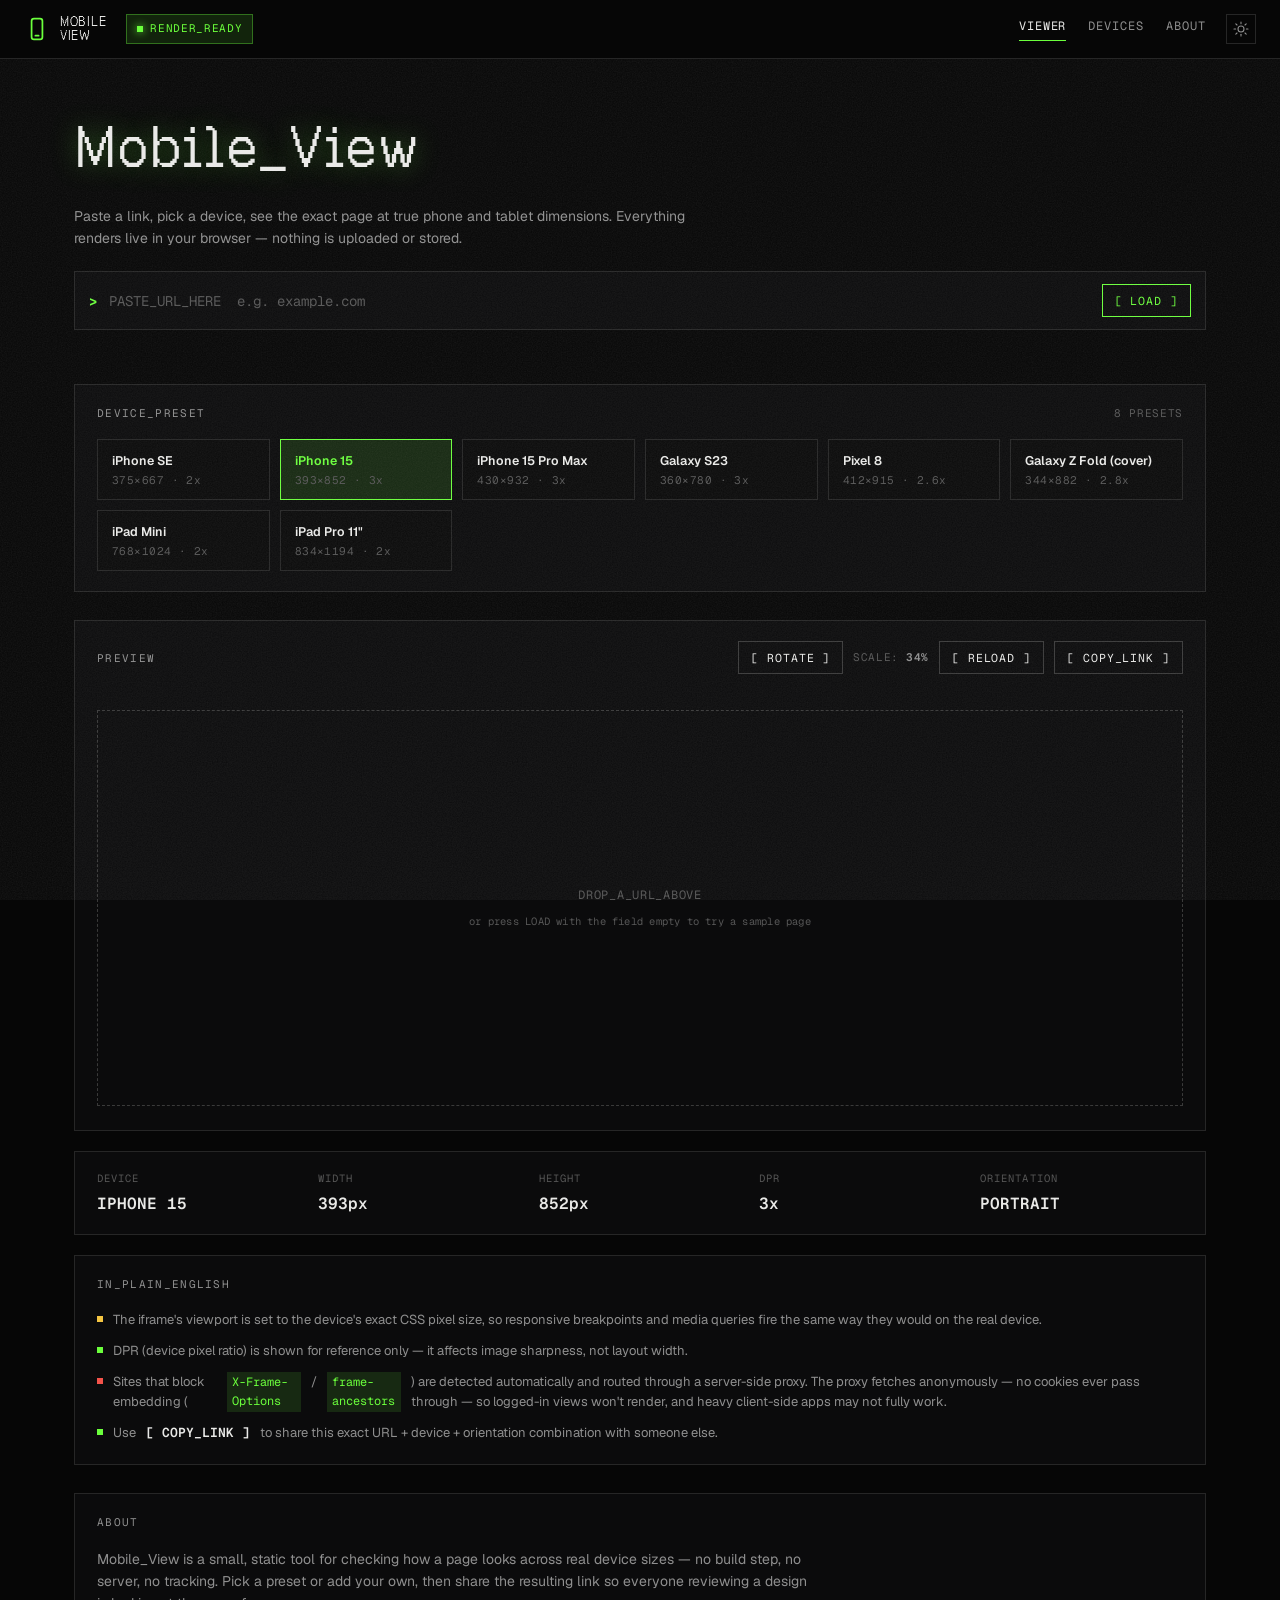
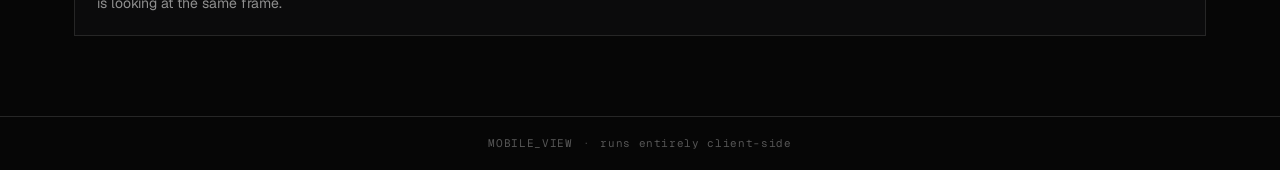
<file: index.html>
<!doctype html>
<html lang="en" data-theme="dark">
<head>
<meta charset="UTF-8" />
<meta name="viewport" content="width=device-width, initial-scale=1.0" />
<title>Mobile_View // Responsive Preview Tool</title>
<meta name="description" content="Paste any link and preview it at true phone and tablet dimensions." />
<link rel="icon" href="data:image/svg+xml,<svg xmlns=%22http://www.w3.org/2000/svg%22 viewBox=%220 0 24 24%22><rect width=%2224%22 height=%2224%22 fill=%22%23060606%22/><rect x=%227%22 y=%223%22 width=%2210%22 height=%2218%22 fill=%22none%22 stroke=%22%236BFF3C%22 stroke-width=%222%22/></svg>" />
<link rel="preload" href="fonts/Geist-Variable.woff2" as="font" type="font/woff2" crossorigin>
<link rel="preload" href="fonts/GeistMono-Variable.woff2" as="font" type="font/woff2" crossorigin>
<link rel="preload" href="fonts/GeistPixel-Square.woff2" as="font" type="font/woff2" crossorigin>
<link rel="stylesheet" href="style.css" />
</head>
<body>

<header class="topnav">
  <div class="brand">
    <svg class="brand-mark" width="26" height="26" viewBox="0 0 24 24" fill="none" xmlns="http://www.w3.org/2000/svg">
      <rect x="7" y="2.5" width="10" height="19" rx="2.2" stroke="currentColor" stroke-width="1.6"/>
      <line x1="10.5" y1="18.2" x2="13.5" y2="18.2" stroke="currentColor" stroke-width="1.6" stroke-linecap="round"/>
    </svg>
    <span class="brand-text">MOBILE<br/>VIEW</span>
  </div>

  <div class="status-badge">
    <span class="dot"></span>RENDER_READY
  </div>

  <nav class="main-nav">
    <a href="#viewer" class="active">VIEWER</a>
    <a href="#devices">DEVICES</a>
    <a href="#about">ABOUT</a>
  </nav>

  <button id="theme-toggle" class="icon-btn" aria-label="Toggle color theme" title="Toggle theme">
    <svg id="theme-icon" width="18" height="18" viewBox="0 0 24 24" fill="none" xmlns="http://www.w3.org/2000/svg">
      <circle cx="12" cy="12" r="4.5" stroke="currentColor" stroke-width="1.6"/>
      <g stroke="currentColor" stroke-width="1.6" stroke-linecap="round">
        <line x1="12" y1="1.5" x2="12" y2="4"/>
        <line x1="12" y1="20" x2="12" y2="22.5"/>
        <line x1="1.5" y1="12" x2="4" y2="12"/>
        <line x1="20" y1="12" x2="22.5" y2="12"/>
        <line x1="4.2" y1="4.2" x2="6" y2="6"/>
        <line x1="18" y1="18" x2="19.8" y2="19.8"/>
        <line x1="19.8" y1="4.2" x2="18" y2="6"/>
        <line x1="6" y1="18" x2="4.2" y2="19.8"/>
      </g>
    </svg>
  </button>
</header>

<main>

  <section class="hero" id="viewer">
    <h1 class="glow-title">Mobile_View</h1>
    <p class="sub">Paste a link, pick a device, see the exact page at true phone and tablet dimensions. Everything renders live in your browser &mdash; nothing is uploaded or stored.</p>

    <div class="url-bar panel">
      <span class="prompt">&gt;</span>
      <input id="url-input" type="text" inputmode="url" autocomplete="off" spellcheck="false"
             placeholder="PASTE_URL_HERE  e.g. example.com" />
      <button id="load-btn" class="bracket-btn accent">[ LOAD ]</button>
    </div>

    <div id="url-note" class="inline-note"></div>
  </section>

  <section class="panel devices" id="devices">
    <div class="panel-label-row">
      <span class="panel-label">DEVICE_PRESET</span>
      <span class="panel-label-sub" id="device-count">&mdash;</span>
    </div>
    <div class="device-grid" id="device-grid"></div>
  </section>

  <section class="viewport-area">
    <div class="panel viewport-panel">
      <div class="panel-label-row">
        <span class="panel-label">PREVIEW</span>
        <div class="controls">
          <button id="orientation-btn" class="bracket-btn">[ ROTATE ]</button>
          <div class="zoom-readout">SCALE: <span id="scale-value">100%</span></div>
          <button id="reload-btn" class="bracket-btn">[ RELOAD ]</button>
          <button id="share-btn" class="bracket-btn">[ COPY_LINK ]</button>
        </div>
      </div>

      <div class="stage" id="stage">
        <div class="frame-scaler" id="frame-scaler">
          <div class="device-frame" id="device-frame">
            <div class="frame-cutout" id="frame-cutout"></div>
            <iframe id="preview-frame" title="Page preview" src="about:blank" sandbox="allow-scripts allow-same-origin allow-forms allow-popups allow-popups-to-escape-sandbox allow-modals"></iframe>
            <div class="home-indicator" id="home-indicator"></div>
          </div>
        </div>
        <div class="empty-state" id="empty-state">
          <span>DROP_A_URL_ABOVE</span>
          <small>or press LOAD with the field empty to try a sample page</small>
        </div>
      </div>
    </div>

    <div class="readout-grid panel">
      <div class="readout"><span class="r-label">DEVICE</span><span class="r-value" id="r-device">&mdash;</span></div>
      <div class="readout"><span class="r-label">WIDTH</span><span class="r-value" id="r-width">&mdash;</span></div>
      <div class="readout"><span class="r-label">HEIGHT</span><span class="r-value" id="r-height">&mdash;</span></div>
      <div class="readout"><span class="r-label">DPR</span><span class="r-value" id="r-dpr">&mdash;</span></div>
      <div class="readout"><span class="r-label">ORIENTATION</span><span class="r-value" id="r-orientation">PORTRAIT</span></div>
    </div>

    <div class="panel note-panel">
      <div class="panel-label-row">
        <span class="panel-label">IN_PLAIN_ENGLISH</span>
      </div>
      <ul class="dot-notes">
        <li><span class="bullet warn"></span>The iframe's viewport is set to the device's exact CSS pixel size, so responsive breakpoints and media queries fire the same way they would on the real device.</li>
        <li><span class="bullet ok"></span>DPR (device pixel ratio) is shown for reference only &mdash; it affects image sharpness, not layout width.</li>
        <li><span class="bullet danger"></span>Sites that block embedding (<code>X-Frame-Options</code> / <code>frame-ancestors</code>) are detected automatically and routed through a server-side proxy. The proxy fetches anonymously &mdash; no cookies ever pass through &mdash; so logged-in views won't render, and heavy client-side apps may not fully work.</li>
        <li><span class="bullet ok"></span>Use <span class="kbd">[ COPY_LINK ]</span> to share this exact URL + device + orientation combination with someone else.</li>
      </ul>
    </div>
  </section>

  <section class="panel about" id="about">
    <div class="panel-label-row">
      <span class="panel-label">ABOUT</span>
    </div>
    <p>Mobile_View is a small, static tool for checking how a page looks across real device sizes &mdash; no build step, no server, no tracking. Pick a preset or add your own, then share the resulting link so everyone reviewing a design is looking at the same frame.</p>
  </section>

</main>

<footer>
  <span>MOBILE_VIEW</span>
  <span class="sep">&middot;</span>
  <span>runs entirely client-side</span>
</footer>

<script src="app.js" defer></script>
</body>
</html>
</file>
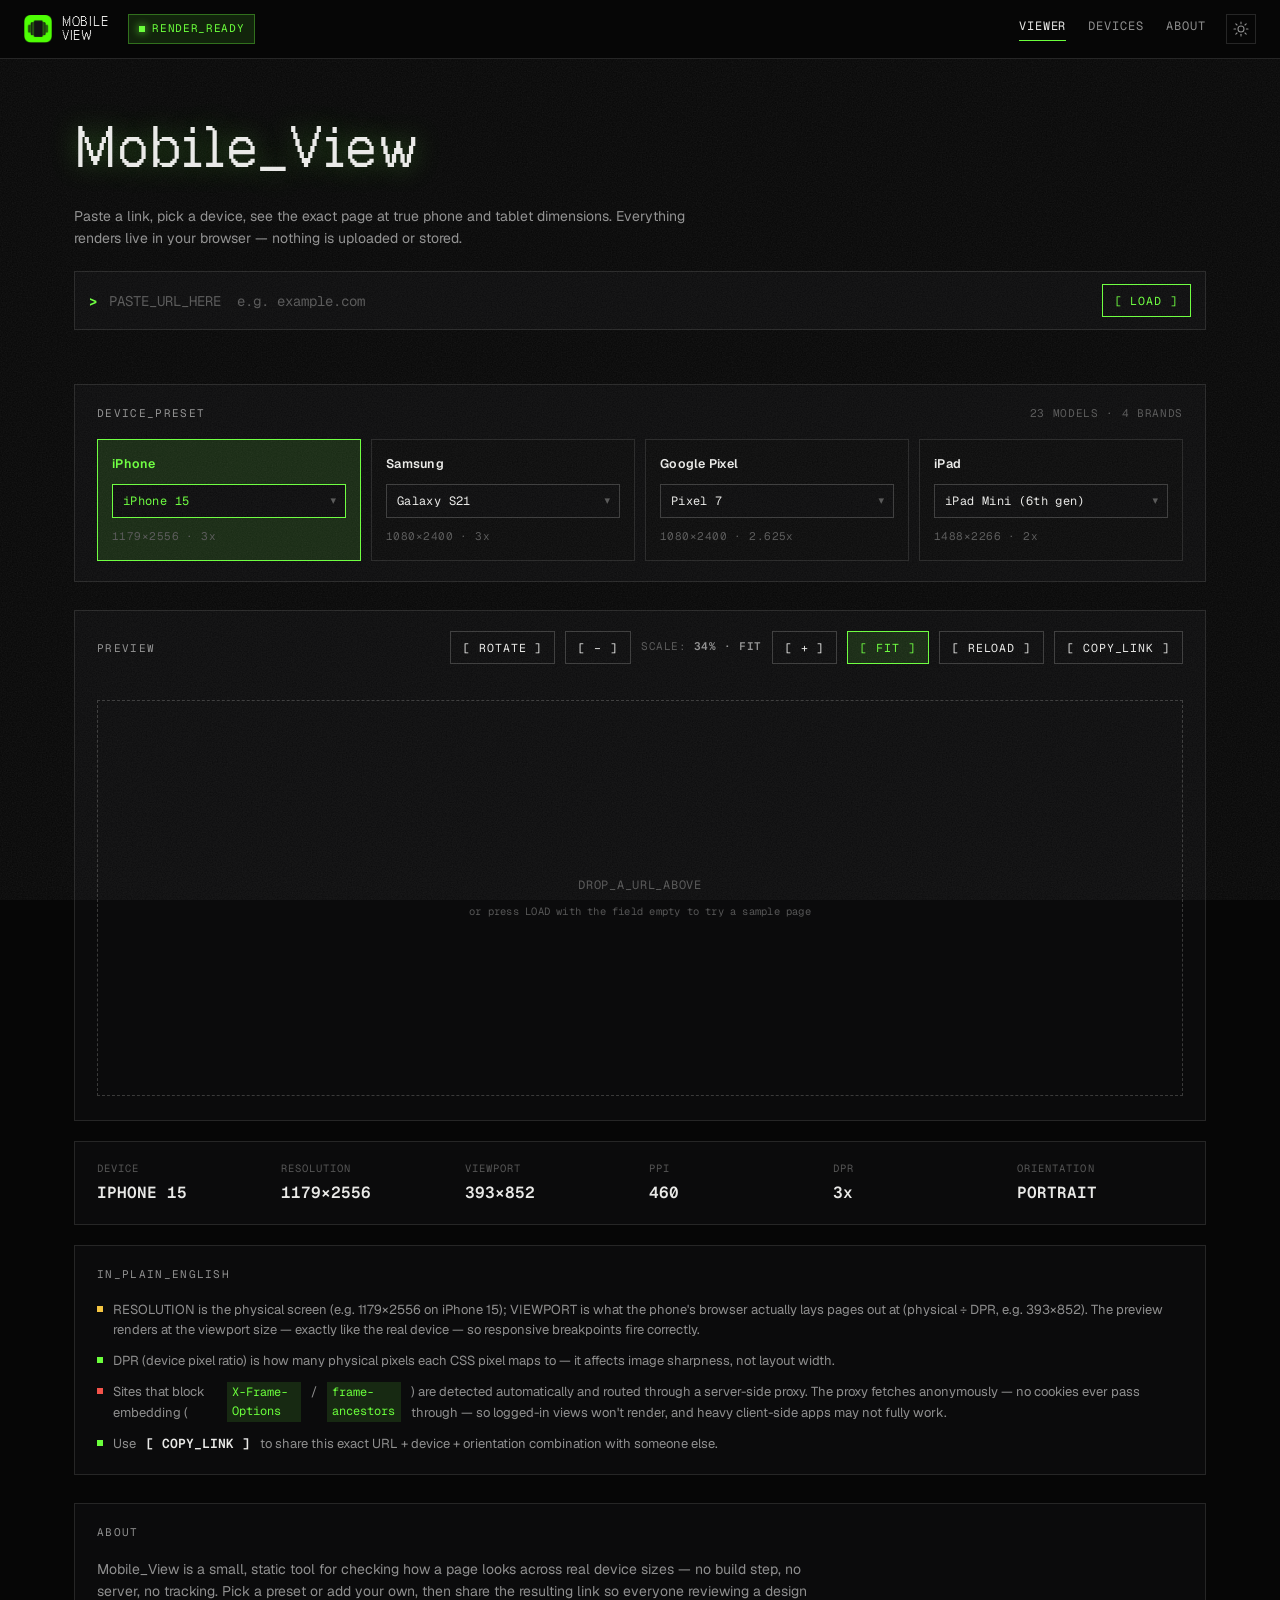
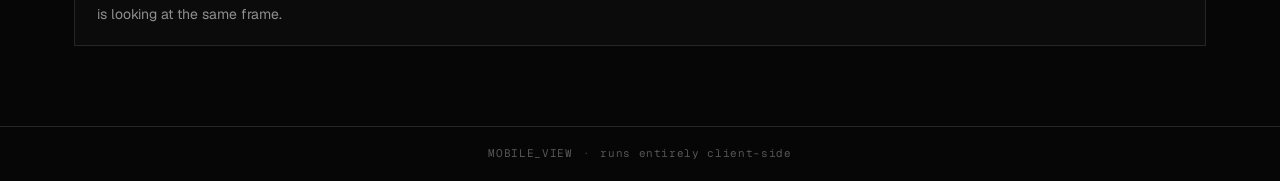
<file: public/index.html>
<!doctype html>
<html lang="en" data-theme="dark">
<head>
<meta charset="UTF-8" />
<meta name="viewport" content="width=device-width, initial-scale=1.0" />
<title>Mobile_View // Responsive Preview Tool</title>
<meta name="description" content="Paste any link and preview it at true phone and tablet dimensions." />
<link rel="icon" type="image/png" sizes="64x64" href="img/favicon.png" />
<link rel="apple-touch-icon" sizes="180x180" href="img/apple-touch-icon.png" />
<link rel="preload" href="fonts/Geist-Variable.woff2" as="font" type="font/woff2" crossorigin>
<link rel="preload" href="fonts/GeistMono-Variable.woff2" as="font" type="font/woff2" crossorigin>
<link rel="preload" href="fonts/GeistPixel-Square.woff2" as="font" type="font/woff2" crossorigin>
<link rel="stylesheet" href="style.css" />
</head>
<body>

<header class="topnav">
  <div class="brand">
    <img class="brand-mark" src="img/favicon.png" alt="Mobile View logo" width="28" height="28" />
    <span class="brand-text">MOBILE<br/>VIEW</span>
  </div>

  <div class="status-badge">
    <span class="dot"></span>RENDER_READY
  </div>

  <nav class="main-nav">
    <a href="#viewer" class="active">VIEWER</a>
    <a href="#devices">DEVICES</a>
    <a href="#about">ABOUT</a>
  </nav>

  <button id="theme-toggle" class="icon-btn" aria-label="Toggle color theme" title="Toggle theme">
    <svg id="theme-icon" width="18" height="18" viewBox="0 0 24 24" fill="none" xmlns="http://www.w3.org/2000/svg">
      <circle cx="12" cy="12" r="4.5" stroke="currentColor" stroke-width="1.6"/>
      <g stroke="currentColor" stroke-width="1.6" stroke-linecap="round">
        <line x1="12" y1="1.5" x2="12" y2="4"/>
        <line x1="12" y1="20" x2="12" y2="22.5"/>
        <line x1="1.5" y1="12" x2="4" y2="12"/>
        <line x1="20" y1="12" x2="22.5" y2="12"/>
        <line x1="4.2" y1="4.2" x2="6" y2="6"/>
        <line x1="18" y1="18" x2="19.8" y2="19.8"/>
        <line x1="19.8" y1="4.2" x2="18" y2="6"/>
        <line x1="6" y1="18" x2="4.2" y2="19.8"/>
      </g>
    </svg>
  </button>
</header>

<main>

  <section class="hero" id="viewer">
    <h1 class="glow-title">Mobile_View</h1>
    <p class="sub">Paste a link, pick a device, see the exact page at true phone and tablet dimensions. Everything renders live in your browser &mdash; nothing is uploaded or stored.</p>

    <div class="url-bar panel">
      <span class="prompt">&gt;</span>
      <input id="url-input" type="text" inputmode="url" autocomplete="off" spellcheck="false"
             placeholder="PASTE_URL_HERE  e.g. example.com" />
      <button id="load-btn" class="bracket-btn accent">[ LOAD ]</button>
    </div>

    <div id="url-note" class="inline-note"></div>
  </section>

  <section class="panel devices" id="devices">
    <div class="panel-label-row">
      <span class="panel-label">DEVICE_PRESET</span>
      <span class="panel-label-sub" id="device-count">&mdash;</span>
    </div>
    <div class="device-grid" id="device-grid"></div>
  </section>

  <section class="viewport-area">
    <div class="panel viewport-panel">
      <div class="panel-label-row">
        <span class="panel-label">PREVIEW</span>
        <div class="controls">
          <button id="orientation-btn" class="bracket-btn">[ ROTATE ]</button>
          <button id="zoom-out-btn" class="bracket-btn" aria-label="Zoom out">[ &minus; ]</button>
          <div class="zoom-readout">SCALE: <span id="scale-value">100%</span></div>
          <button id="zoom-in-btn" class="bracket-btn" aria-label="Zoom in">[ + ]</button>
          <button id="zoom-fit-btn" class="bracket-btn selected">[ FIT ]</button>
          <button id="reload-btn" class="bracket-btn">[ RELOAD ]</button>
          <button id="share-btn" class="bracket-btn">[ COPY_LINK ]</button>
        </div>
      </div>

      <div class="stage" id="stage">
        <div class="frame-scaler" id="frame-scaler">
          <div class="device-frame" id="device-frame">
            <div class="frame-cutout" id="frame-cutout"></div>
            <iframe id="preview-frame" title="Page preview" src="about:blank" sandbox="allow-scripts allow-same-origin allow-forms allow-popups allow-popups-to-escape-sandbox allow-modals"></iframe>
            <div class="home-indicator" id="home-indicator"></div>
          </div>
        </div>
        <div class="empty-state" id="empty-state">
          <span>DROP_A_URL_ABOVE</span>
          <small>or press LOAD with the field empty to try a sample page</small>
        </div>
      </div>
    </div>

    <div class="readout-grid panel">
      <div class="readout"><span class="r-label">DEVICE</span><span class="r-value" id="r-device">&mdash;</span></div>
      <div class="readout"><span class="r-label">RESOLUTION</span><span class="r-value" id="r-resolution">&mdash;</span></div>
      <div class="readout"><span class="r-label">VIEWPORT</span><span class="r-value" id="r-viewport">&mdash;</span></div>
      <div class="readout"><span class="r-label">PPI</span><span class="r-value" id="r-ppi">&mdash;</span></div>
      <div class="readout"><span class="r-label">DPR</span><span class="r-value" id="r-dpr">&mdash;</span></div>
      <div class="readout"><span class="r-label">ORIENTATION</span><span class="r-value" id="r-orientation">PORTRAIT</span></div>
    </div>

    <div class="panel note-panel">
      <div class="panel-label-row">
        <span class="panel-label">IN_PLAIN_ENGLISH</span>
      </div>
      <ul class="dot-notes">
        <li><span class="bullet warn"></span>RESOLUTION is the physical screen (e.g. 1179×2556 on iPhone 15); VIEWPORT is what the phone's browser actually lays pages out at (physical &divide; DPR, e.g. 393×852). The preview renders at the viewport size &mdash; exactly like the real device &mdash; so responsive breakpoints fire correctly.</li>
        <li><span class="bullet ok"></span>DPR (device pixel ratio) is how many physical pixels each CSS pixel maps to &mdash; it affects image sharpness, not layout width.</li>
        <li><span class="bullet danger"></span>Sites that block embedding (<code>X-Frame-Options</code> / <code>frame-ancestors</code>) are detected automatically and routed through a server-side proxy. The proxy fetches anonymously &mdash; no cookies ever pass through &mdash; so logged-in views won't render, and heavy client-side apps may not fully work.</li>
        <li><span class="bullet ok"></span>Use <span class="kbd">[ COPY_LINK ]</span> to share this exact URL + device + orientation combination with someone else.</li>
      </ul>
    </div>
  </section>

  <section class="panel about" id="about">
    <div class="panel-label-row">
      <span class="panel-label">ABOUT</span>
    </div>
    <p>Mobile_View is a small, static tool for checking how a page looks across real device sizes &mdash; no build step, no server, no tracking. Pick a preset or add your own, then share the resulting link so everyone reviewing a design is looking at the same frame.</p>
  </section>

</main>

<footer>
  <span>MOBILE_VIEW</span>
  <span class="sep">&middot;</span>
  <span>runs entirely client-side</span>
</footer>

<script src="app.js" defer></script>
</body>
</html>
</file>
<file: style.css>
/* ==========================================================================
   Mobile_View — EVS Records-inspired terminal/dark theme
   Type: Geist (body) · Geist Mono (technical labels) · Geist Pixel (display)
   ========================================================================== */

@font-face {
  font-family: 'Geist';
  src: url('fonts/Geist-Variable.woff2') format('woff2');
  font-weight: 100 900;
  font-display: swap;
}

@font-face {
  font-family: 'Geist Mono';
  src: url('fonts/GeistMono-Variable.woff2') format('woff2');
  font-weight: 100 900;
  font-display: swap;
}

@font-face {
  font-family: 'Geist Pixel';
  src: url('fonts/GeistPixel-Square.woff2') format('woff2');
  font-weight: 500;
  font-display: swap;
}

:root {
  --font-sans: 'Geist', system-ui, -apple-system, sans-serif;
  --font-mono: 'Geist Mono', ui-monospace, SFMono-Regular, Menlo, Consolas, monospace;
  --font-pixel: 'Geist Pixel', 'Geist Mono', ui-monospace, monospace;
}

:root[data-theme="dark"] {
  --bg: #060606;
  --bg-raised: #0a0a0a;
  --panel-bg: #0b0b0c;
  --border: #262626;
  --border-strong: #3a3a3a;
  --text: #e9e9e7;
  --text-dim: #8f8f8f;
  --text-faint: #565656;
  --accent: #6bff3c;
  --accent-soft: rgba(107, 255, 60, 0.12);
  --accent-line: rgba(107, 255, 60, 0.35);
  --warn: #f5c542;
  --danger: #f4534a;
  --shadow: 0 24px 60px rgba(0, 0, 0, 0.55);
  --grain-blend: screen;
  --grain-opacity: 0.09;
}

:root[data-theme="light"] {
  --bg: #f3f3f1;
  --bg-raised: #ffffff;
  --panel-bg: #ffffff;
  --border: #dcdcd8;
  --border-strong: #b9b9b4;
  --text: #131311;
  --text-dim: #5c5c58;
  --text-faint: #939390;
  --accent: #178a3e;
  --accent-soft: rgba(23, 138, 62, 0.08);
  --accent-line: rgba(23, 138, 62, 0.35);
  --warn: #a8650f;
  --danger: #c22e26;
  --shadow: 0 24px 50px rgba(0, 0, 0, 0.08);
  --grain-blend: multiply;
  --grain-opacity: 0.06;
}

* { box-sizing: border-box; }

html, body {
  margin: 0;
  padding: 0;
  background: var(--bg);
  color: var(--text);
}

body {
  font-family: var(--font-sans);
  font-size: 14px;
  line-height: 1.6;
  -webkit-font-smoothing: antialiased;
}

/* Film grain over the whole site. The device mockup and sticky nav sit in
   higher stacking layers, so the grain never lands on the phone itself. */
body::after {
  content: "";
  position: fixed;
  inset: 0;
  z-index: 4;
  pointer-events: none;
  background-image: url("data:image/svg+xml,%3Csvg xmlns='http://www.w3.org/2000/svg' width='300' height='300'%3E%3Cfilter id='n'%3E%3CfeTurbulence type='fractalNoise' baseFrequency='0.8' numOctaves='2' stitchTiles='stitch'/%3E%3CfeColorMatrix type='saturate' values='0'/%3E%3C/filter%3E%3Crect width='100%25' height='100%25' filter='url(%23n)'/%3E%3C/svg%3E");
  background-size: 300px 300px;
  mix-blend-mode: var(--grain-blend);
  opacity: var(--grain-opacity);
}

main {
  max-width: 1180px;
  margin: 0 auto;
  padding: 32px 24px 80px;
  display: flex;
  flex-direction: column;
  gap: 28px;
}

a { color: inherit; }

code {
  font-family: var(--font-mono);
  background: var(--accent-soft);
  color: var(--accent);
  padding: 1px 5px;
  font-size: 0.92em;
}

.kbd {
  font-family: var(--font-mono);
  color: var(--text);
  font-weight: 600;
}

/* ---------------------------------- Nav ---------------------------------- */

.topnav {
  position: sticky;
  top: 0;
  z-index: 50;
  display: flex;
  align-items: center;
  gap: 20px;
  padding: 14px 24px;
  background: var(--bg);
  border-bottom: 1px solid var(--border);
}

.brand {
  display: flex;
  align-items: center;
  gap: 10px;
  color: var(--text);
}

.brand-mark { color: var(--accent); flex-shrink: 0; }

.brand-text {
  font-family: var(--font-pixel);
  font-weight: 500;
  font-size: 12px;
  line-height: 1.2;
  letter-spacing: 0.06em;
}

.status-badge {
  display: flex;
  align-items: center;
  gap: 7px;
  font-family: var(--font-mono);
  font-size: 11px;
  letter-spacing: 0.06em;
  color: var(--accent);
  border: 1px solid var(--accent-line);
  background: var(--accent-soft);
  padding: 5px 10px;
  white-space: nowrap;
}

.dot {
  width: 6px;
  height: 6px;
  background: var(--accent);
  box-shadow: 0 0 8px var(--accent);
  animation: pulse 2s ease-in-out infinite;
}

@keyframes pulse {
  0%, 100% { opacity: 1; }
  50% { opacity: 0.35; }
}

.main-nav {
  margin-left: auto;
  display: flex;
  gap: 22px;
}

.main-nav a {
  text-decoration: none;
  font-family: var(--font-mono);
  font-size: 12px;
  letter-spacing: 0.08em;
  color: var(--text-dim);
  padding-bottom: 4px;
  border-bottom: 1px solid transparent;
}

.main-nav a:hover { color: var(--text); }
.main-nav a.active { color: var(--text); border-bottom-color: var(--accent); }

.icon-btn {
  background: transparent;
  border: 1px solid var(--border);
  color: var(--text-dim);
  width: 30px;
  height: 30px;
  display: flex;
  align-items: center;
  justify-content: center;
  cursor: pointer;
}

.icon-btn:hover { color: var(--text); border-color: var(--border-strong); }

/* --------------------------------- Panels --------------------------------- */

.panel {
  background: var(--panel-bg);
  border: 1px solid var(--border);
  padding: 20px 22px;
}

.panel-label-row {
  display: flex;
  align-items: baseline;
  justify-content: space-between;
  gap: 12px;
  margin-bottom: 16px;
  flex-wrap: wrap;
}

.panel-label {
  font-family: var(--font-mono);
  font-size: 11px;
  letter-spacing: 0.12em;
  color: var(--text-dim);
  text-transform: uppercase;
}

.panel-label-sub {
  font-family: var(--font-mono);
  font-size: 11px;
  color: var(--text-faint);
  letter-spacing: 0.06em;
}

/* ---------------------------------- Hero ---------------------------------- */

.hero { padding-top: 12px; }

.glow-title {
  font-family: var(--font-pixel);
  font-size: clamp(34px, 6vw, 56px);
  font-weight: 500;
  letter-spacing: 0.02em;
  margin: 0 0 12px;
  color: var(--text);
  text-shadow: 0 0 26px var(--accent-line);
}

.hero .sub {
  max-width: 640px;
  color: var(--text-dim);
  margin: 0 0 22px;
}

.url-bar {
  display: flex;
  align-items: center;
  gap: 10px;
  padding: 12px 14px;
}

.url-bar .prompt {
  font-family: var(--font-mono);
  color: var(--accent);
  font-weight: 700;
}

.url-bar input {
  flex: 1;
  background: transparent;
  border: none;
  outline: none;
  color: var(--text);
  font-family: var(--font-mono);
  font-size: 14px;
  min-width: 0;
}

.url-bar input::placeholder { color: var(--text-faint); }

.inline-note {
  margin-top: 10px;
  font-family: var(--font-mono);
  font-size: 12px;
  color: var(--text-faint);
  min-height: 16px;
}

.inline-note.error { color: var(--danger); }
.inline-note.ok { color: var(--accent); }

/* --------------------------------- Buttons --------------------------------- */

.bracket-btn {
  background: transparent;
  border: 1px solid var(--border-strong);
  color: var(--text);
  font-family: var(--font-mono);
  font-size: 11.5px;
  letter-spacing: 0.08em;
  padding: 8px 12px;
  cursor: pointer;
  white-space: nowrap;
}

.bracket-btn:hover { border-color: var(--accent); color: var(--accent); }

.bracket-btn.accent {
  border-color: var(--accent);
  color: var(--accent);
}

.bracket-btn.accent:hover {
  background: var(--accent-soft);
}

.bracket-btn.selected {
  background: var(--accent-soft);
  border-color: var(--accent);
  color: var(--accent);
}

/* -------------------------------- Devices -------------------------------- */

.device-grid {
  display: grid;
  grid-template-columns: repeat(auto-fill, minmax(150px, 1fr));
  gap: 10px;
}

.device-btn {
  background: var(--bg-raised);
  border: 1px solid var(--border);
  color: var(--text);
  padding: 12px 14px;
  text-align: left;
  cursor: pointer;
  font-family: var(--font-sans);
}

.device-btn:hover { border-color: var(--border-strong); }

.device-btn.selected {
  border-color: var(--accent);
  background: var(--accent-soft);
}

.device-btn .d-name {
  display: block;
  font-size: 12.5px;
  font-weight: 600;
  margin-bottom: 4px;
}

.device-btn.selected .d-name { color: var(--accent); }

.device-btn .d-dims {
  display: block;
  font-family: var(--font-mono);
  font-size: 11px;
  color: var(--text-faint);
  letter-spacing: 0.04em;
}

/* ------------------------------- Viewport area ------------------------------- */

.viewport-area {
  display: grid;
  grid-template-columns: 1fr;
  gap: 20px;
}

.viewport-panel .controls {
  display: flex;
  align-items: center;
  gap: 10px;
  flex-wrap: wrap;
}

.zoom-readout {
  font-family: var(--font-mono);
  font-size: 11px;
  color: var(--text-faint);
  letter-spacing: 0.05em;
  white-space: nowrap;
}

.zoom-readout span { color: var(--text-dim); font-weight: 600; }

.stage {
  position: relative;
  min-height: 420px;
  display: flex;
  align-items: flex-start;
  justify-content: center;
  padding: 20px 0 4px;
  overflow: hidden;
}

/* Above the body::after grain layer (z-index 4) so the mockup stays clean. */
.frame-scaler {
  position: relative;
  z-index: 6;
  transform-origin: top center;
  transition: transform 0.15s ease;
}

/* No mockup until a URL is loaded — the empty state has the stage to itself. */
.stage:not(.has-content) .frame-scaler { display: none; }

/* The device mockup keeps its rounded corners deliberately: it imitates
   physical hardware, not site chrome. All UI radii are 0. */
.device-frame {
  position: relative;
  padding: 14px;
  background: #050505;
  border-radius: 42px;
  box-shadow: var(--shadow), 0 0 0 1px #000;
  line-height: 0;
}

.device-frame iframe {
  display: block;
  border: 0;
  background: #fff;
  border-radius: 28px;
}

.home-indicator {
  position: absolute;
  bottom: 6px;
  left: 50%;
  transform: translateX(-50%);
  width: 34%;
  height: 4px;
  border-radius: 3px;
  background: #333;
  display: none;
}

.frame-cutout {
  position: absolute;
  top: 14px;
  left: 50%;
  transform: translateX(-50%);
  background: #050505;
  z-index: 2;
  pointer-events: none;
  display: none;
}

/* device family variants, set via JS class on #device-frame */
.device-frame.type-iphone-classic { border-radius: 34px; }
.device-frame.type-iphone-classic .home-indicator { display: none; }

.device-frame.type-iphone-notch .frame-cutout {
  display: block;
  width: 46%;
  height: 22px;
  border-radius: 0 0 14px 14px;
}
.device-frame.type-iphone-notch .home-indicator { display: block; }

.device-frame.type-iphone-dynamic .frame-cutout {
  display: block;
  top: 22px;
  width: 28%;
  height: 24px;
  border-radius: 16px;
}
.device-frame.type-iphone-dynamic .home-indicator { display: block; }

.device-frame.type-android-punch .frame-cutout {
  display: block;
  top: 24px;
  width: 12px;
  height: 12px;
  border-radius: 50%;
}

.device-frame.type-tablet { border-radius: 22px; }
.device-frame.type-tablet .frame-cutout {
  display: block;
  top: 20px;
  width: 8px;
  height: 8px;
  border-radius: 50%;
}

.empty-state {
  position: absolute;
  inset: 20px 0 4px;
  display: flex;
  flex-direction: column;
  align-items: center;
  justify-content: center;
  gap: 8px;
  text-align: center;
  border: 1px dashed var(--border-strong);
  color: var(--text-faint);
  font-family: var(--font-mono);
  letter-spacing: 0.06em;
  font-size: 12px;
}

.empty-state small {
  color: var(--text-faint);
  font-size: 10.5px;
  letter-spacing: 0.02em;
}

.stage.has-content .empty-state { display: none; }

/* -------------------------------- Readouts -------------------------------- */

.readout-grid {
  display: grid;
  grid-template-columns: repeat(auto-fit, minmax(120px, 1fr));
  gap: 18px;
  padding: 18px 22px;
}

.readout {
  display: flex;
  flex-direction: column;
  gap: 4px;
}

.r-label {
  font-family: var(--font-mono);
  font-size: 10.5px;
  letter-spacing: 0.1em;
  color: var(--text-faint);
  text-transform: uppercase;
}

.r-value {
  font-family: var(--font-mono);
  font-size: 16px;
  font-weight: 600;
  color: var(--text);
}

/* -------------------------------- Dot notes -------------------------------- */

.dot-notes {
  list-style: none;
  margin: 0;
  padding: 0;
  display: flex;
  flex-direction: column;
  gap: 10px;
}

.dot-notes li {
  display: flex;
  align-items: flex-start;
  gap: 10px;
  color: var(--text-dim);
  font-size: 13px;
}

.bullet {
  width: 6px;
  height: 6px;
  margin-top: 6px;
  flex-shrink: 0;
}

.bullet.ok { background: var(--accent); }
.bullet.warn { background: var(--warn); }
.bullet.danger { background: var(--danger); }

/* ---------------------------------- About ---------------------------------- */

.about p {
  color: var(--text-dim);
  max-width: 720px;
  margin: 0;
}

/* --------------------------------- Footer --------------------------------- */

footer {
  border-top: 1px solid var(--border);
  padding: 18px 24px;
  display: flex;
  justify-content: center;
  gap: 10px;
  color: var(--text-faint);
  font-family: var(--font-mono);
  font-size: 11px;
  letter-spacing: 0.06em;
}

footer .sep { color: var(--border-strong); }

/* --------------------------------- Responsive --------------------------------- */

@media (max-width: 640px) {
  .topnav { gap: 10px; padding: 12px 16px; }
  .main-nav { display: none; }
  main { padding: 24px 14px 60px; }
  .device-grid { grid-template-columns: repeat(auto-fill, minmax(120px, 1fr)); }
}
</file>
<file: public/style.css>
/* ==========================================================================
   Mobile_View — EVS Records-inspired terminal/dark theme
   Type: Geist (body) · Geist Mono (technical labels) · Geist Pixel (display)
   ========================================================================== */

@font-face {
  font-family: 'Geist';
  src: url('fonts/Geist-Variable.woff2') format('woff2');
  font-weight: 100 900;
  font-display: swap;
}

@font-face {
  font-family: 'Geist Mono';
  src: url('fonts/GeistMono-Variable.woff2') format('woff2');
  font-weight: 100 900;
  font-display: swap;
}

@font-face {
  font-family: 'Geist Pixel';
  src: url('fonts/GeistPixel-Square.woff2') format('woff2');
  font-weight: 500;
  font-display: swap;
}

:root {
  --font-sans: 'Geist', system-ui, -apple-system, sans-serif;
  --font-mono: 'Geist Mono', ui-monospace, SFMono-Regular, Menlo, Consolas, monospace;
  --font-pixel: 'Geist Pixel', 'Geist Mono', ui-monospace, monospace;
}

:root[data-theme="dark"] {
  --bg: #060606;
  --bg-raised: #0a0a0a;
  --panel-bg: #0b0b0c;
  --border: #262626;
  --border-strong: #3a3a3a;
  --text: #e9e9e7;
  --text-dim: #8f8f8f;
  --text-faint: #565656;
  --accent: #6bff3c;
  --accent-soft: rgba(107, 255, 60, 0.12);
  --accent-line: rgba(107, 255, 60, 0.35);
  --warn: #f5c542;
  --danger: #f4534a;
  --shadow: 0 24px 60px rgba(0, 0, 0, 0.55);
  --grain-blend: screen;
  --grain-opacity: 0.09;
}

:root[data-theme="light"] {
  --bg: #f3f3f1;
  --bg-raised: #ffffff;
  --panel-bg: #ffffff;
  --border: #dcdcd8;
  --border-strong: #b9b9b4;
  --text: #131311;
  --text-dim: #5c5c58;
  --text-faint: #939390;
  --accent: #178a3e;
  --accent-soft: rgba(23, 138, 62, 0.08);
  --accent-line: rgba(23, 138, 62, 0.35);
  --warn: #a8650f;
  --danger: #c22e26;
  --shadow: 0 24px 50px rgba(0, 0, 0, 0.08);
  --grain-blend: multiply;
  --grain-opacity: 0.06;
}

* { box-sizing: border-box; }

html, body {
  margin: 0;
  padding: 0;
  background: var(--bg);
  color: var(--text);
}

body {
  font-family: var(--font-sans);
  font-size: 14px;
  line-height: 1.6;
  -webkit-font-smoothing: antialiased;
}

/* Film grain over the whole site. The device mockup and sticky nav sit in
   higher stacking layers, so the grain never lands on the phone itself. */
body::after {
  content: "";
  position: fixed;
  inset: 0;
  z-index: 4;
  pointer-events: none;
  background-image: url("data:image/svg+xml,%3Csvg xmlns='http://www.w3.org/2000/svg' width='300' height='300'%3E%3Cfilter id='n'%3E%3CfeTurbulence type='fractalNoise' baseFrequency='0.8' numOctaves='2' stitchTiles='stitch'/%3E%3CfeColorMatrix type='saturate' values='0'/%3E%3C/filter%3E%3Crect width='100%25' height='100%25' filter='url(%23n)'/%3E%3C/svg%3E");
  background-size: 300px 300px;
  mix-blend-mode: var(--grain-blend);
  opacity: var(--grain-opacity);
}

main {
  max-width: 1180px;
  margin: 0 auto;
  padding: 32px 24px 80px;
  display: flex;
  flex-direction: column;
  gap: 28px;
}

a { color: inherit; }

code {
  font-family: var(--font-mono);
  background: var(--accent-soft);
  color: var(--accent);
  padding: 1px 5px;
  font-size: 0.92em;
}

.kbd {
  font-family: var(--font-mono);
  color: var(--text);
  font-weight: 600;
}

/* ---------------------------------- Nav ---------------------------------- */

.topnav {
  position: sticky;
  top: 0;
  z-index: 50;
  display: flex;
  align-items: center;
  gap: 20px;
  padding: 14px 24px;
  background: var(--bg);
  border-bottom: 1px solid var(--border);
}

.brand {
  display: flex;
  align-items: center;
  gap: 10px;
  color: var(--text);
}

.brand-mark {
  display: block;
  width: 28px;
  height: 28px;
  flex-shrink: 0;
}

.brand-text {
  font-family: var(--font-pixel);
  font-weight: 500;
  font-size: 12px;
  line-height: 1.2;
  letter-spacing: 0.06em;
}

.status-badge {
  display: flex;
  align-items: center;
  gap: 7px;
  font-family: var(--font-mono);
  font-size: 11px;
  letter-spacing: 0.06em;
  color: var(--accent);
  border: 1px solid var(--accent-line);
  background: var(--accent-soft);
  padding: 5px 10px;
  white-space: nowrap;
}

.dot {
  width: 6px;
  height: 6px;
  background: var(--accent);
  box-shadow: 0 0 8px var(--accent);
  animation: pulse 2s ease-in-out infinite;
}

@keyframes pulse {
  0%, 100% { opacity: 1; }
  50% { opacity: 0.35; }
}

.main-nav {
  margin-left: auto;
  display: flex;
  gap: 22px;
}

.main-nav a {
  text-decoration: none;
  font-family: var(--font-mono);
  font-size: 12px;
  letter-spacing: 0.08em;
  color: var(--text-dim);
  padding-bottom: 4px;
  border-bottom: 1px solid transparent;
}

.main-nav a:hover { color: var(--text); }
.main-nav a.active { color: var(--text); border-bottom-color: var(--accent); }

.icon-btn {
  background: transparent;
  border: 1px solid var(--border);
  color: var(--text-dim);
  width: 30px;
  height: 30px;
  display: flex;
  align-items: center;
  justify-content: center;
  cursor: pointer;
}

.icon-btn:hover { color: var(--text); border-color: var(--border-strong); }

/* --------------------------------- Panels --------------------------------- */

.panel {
  background: var(--panel-bg);
  border: 1px solid var(--border);
  padding: 20px 22px;
}

.panel-label-row {
  display: flex;
  align-items: baseline;
  justify-content: space-between;
  gap: 12px;
  margin-bottom: 16px;
  flex-wrap: wrap;
}

.panel-label {
  font-family: var(--font-mono);
  font-size: 11px;
  letter-spacing: 0.12em;
  color: var(--text-dim);
  text-transform: uppercase;
}

.panel-label-sub {
  font-family: var(--font-mono);
  font-size: 11px;
  color: var(--text-faint);
  letter-spacing: 0.06em;
}

/* ---------------------------------- Hero ---------------------------------- */

.hero { padding-top: 12px; }

.glow-title {
  font-family: var(--font-pixel);
  font-size: clamp(34px, 6vw, 56px);
  font-weight: 500;
  letter-spacing: 0.02em;
  margin: 0 0 12px;
  color: var(--text);
  text-shadow: 0 0 26px var(--accent-line);
}

.hero .sub {
  max-width: 640px;
  color: var(--text-dim);
  margin: 0 0 22px;
}

.url-bar {
  display: flex;
  align-items: center;
  gap: 10px;
  padding: 12px 14px;
}

.url-bar .prompt {
  font-family: var(--font-mono);
  color: var(--accent);
  font-weight: 700;
}

.url-bar input {
  flex: 1;
  background: transparent;
  border: none;
  outline: none;
  color: var(--text);
  font-family: var(--font-mono);
  font-size: 14px;
  min-width: 0;
}

.url-bar input::placeholder { color: var(--text-faint); }

.inline-note {
  margin-top: 10px;
  font-family: var(--font-mono);
  font-size: 12px;
  color: var(--text-faint);
  min-height: 16px;
}

.inline-note.error { color: var(--danger); }
.inline-note.ok { color: var(--accent); }

/* --------------------------------- Buttons --------------------------------- */

.bracket-btn {
  background: transparent;
  border: 1px solid var(--border-strong);
  color: var(--text);
  font-family: var(--font-mono);
  font-size: 11.5px;
  letter-spacing: 0.08em;
  padding: 8px 12px;
  cursor: pointer;
  white-space: nowrap;
}

.bracket-btn:hover { border-color: var(--accent); color: var(--accent); }

.bracket-btn.accent {
  border-color: var(--accent);
  color: var(--accent);
}

.bracket-btn.accent:hover {
  background: var(--accent-soft);
}

.bracket-btn.selected {
  background: var(--accent-soft);
  border-color: var(--accent);
  color: var(--accent);
}

/* -------------------------------- Devices -------------------------------- */

.device-grid {
  display: grid;
  grid-template-columns: repeat(auto-fill, minmax(210px, 1fr));
  gap: 10px;
}

.brand-card {
  background: var(--bg-raised);
  border: 1px solid var(--border);
  color: var(--text);
  padding: 14px;
  cursor: pointer;
  display: flex;
  flex-direction: column;
  gap: 10px;
}

.brand-card:hover { border-color: var(--border-strong); }

.brand-card.selected {
  border-color: var(--accent);
  background: var(--accent-soft);
}

.brand-card .d-name {
  font-size: 12.5px;
  font-weight: 600;
  letter-spacing: 0.02em;
}

.brand-card.selected .d-name { color: var(--accent); }

.brand-card .d-dims {
  font-family: var(--font-mono);
  font-size: 11px;
  color: var(--text-faint);
  letter-spacing: 0.04em;
}

.select-wrap { position: relative; }

.model-select {
  width: 100%;
  appearance: none;
  -webkit-appearance: none;
  background: var(--panel-bg);
  border: 1px solid var(--border-strong);
  color: var(--text);
  font-family: var(--font-mono);
  font-size: 12px;
  letter-spacing: 0.03em;
  padding: 8px 28px 8px 10px;
  cursor: pointer;
  border-radius: 0;
}

.model-select:hover, .model-select:focus {
  border-color: var(--accent);
  outline: none;
}

.brand-card.selected .model-select {
  border-color: var(--accent);
  color: var(--accent);
}

.select-arrow {
  position: absolute;
  right: 10px;
  top: 50%;
  transform: translateY(-50%);
  pointer-events: none;
  color: var(--text-faint);
  font-size: 11px;
}

/* ------------------------------- Viewport area ------------------------------- */

.viewport-area {
  display: grid;
  grid-template-columns: 1fr;
  gap: 20px;
}

.viewport-panel .controls {
  display: flex;
  align-items: center;
  gap: 10px;
  flex-wrap: wrap;
}

.zoom-readout {
  font-family: var(--font-mono);
  font-size: 11px;
  color: var(--text-faint);
  letter-spacing: 0.05em;
  white-space: nowrap;
}

.zoom-readout span { color: var(--text-dim); font-weight: 600; }

.stage {
  position: relative;
  min-height: 420px;
  max-height: calc(100vh - 140px);
  padding: 20px 0 4px;
  overflow: auto;
}

.stage::-webkit-scrollbar { width: 8px; height: 8px; }
.stage::-webkit-scrollbar-track { background: transparent; }
.stage::-webkit-scrollbar-thumb { background: var(--border-strong); }

/* Above the body::after grain layer (z-index 4) so the mockup stays clean.
   Auto margins center it when it fits; when zoomed past the stage width it
   overflows into the stage's own scrollable area instead of clipping. */
.frame-scaler {
  position: relative;
  z-index: 6;
  margin: 0 auto;
  transform-origin: top center;
  transition: transform 0.15s ease;
}

/* No mockup until a URL is loaded — the empty state has the stage to itself. */
.stage:not(.has-content) .frame-scaler { display: none; }

/* The device mockup keeps its rounded corners deliberately: it imitates
   physical hardware, not site chrome. All UI radii are 0. */
.device-frame {
  position: relative;
  padding: 14px;
  background: #050505;
  border-radius: 42px;
  box-shadow: var(--shadow), 0 0 0 1px #000;
  line-height: 0;
}

.device-frame iframe {
  display: block;
  border: 0;
  background: #fff;
  border-radius: 28px;
}

.home-indicator {
  position: absolute;
  bottom: 6px;
  left: 50%;
  transform: translateX(-50%);
  width: 34%;
  height: 4px;
  border-radius: 3px;
  background: #333;
  display: none;
}

.frame-cutout {
  position: absolute;
  top: 14px;
  left: 50%;
  transform: translateX(-50%);
  background: #050505;
  z-index: 2;
  pointer-events: none;
  display: none;
}

/* device family variants, set via JS class on #device-frame */
.device-frame.type-iphone-classic { border-radius: 34px; }
.device-frame.type-iphone-classic .home-indicator { display: none; }

.device-frame.type-iphone-notch .frame-cutout {
  display: block;
  width: 46%;
  height: 22px;
  border-radius: 0 0 14px 14px;
}
.device-frame.type-iphone-notch .home-indicator { display: block; }

.device-frame.type-iphone-dynamic .frame-cutout {
  display: block;
  top: 22px;
  width: 28%;
  height: 24px;
  border-radius: 16px;
}
.device-frame.type-iphone-dynamic .home-indicator { display: block; }

.device-frame.type-android-punch .frame-cutout {
  display: block;
  top: 24px;
  width: 12px;
  height: 12px;
  border-radius: 50%;
}

.device-frame.type-tablet { border-radius: 22px; }
.device-frame.type-tablet .frame-cutout {
  display: block;
  top: 20px;
  width: 8px;
  height: 8px;
  border-radius: 50%;
}

/* Rotated: hardware cutouts move to the left edge (vertically centered),
   matching how the physical sensors sit in landscape. The home indicator
   stays bottom-center, as on real devices. */
.device-frame.landscape .frame-cutout {
  top: 50%;
  left: 14px;
  transform: translateY(-50%);
}

.device-frame.type-iphone-notch.landscape .frame-cutout {
  width: 22px;
  height: 46%;
  border-radius: 0 14px 14px 0;
}

.device-frame.type-iphone-dynamic.landscape .frame-cutout {
  left: 22px;
  width: 24px;
  height: 28%;
  border-radius: 16px;
}

.device-frame.type-android-punch.landscape .frame-cutout { left: 24px; }

.device-frame.type-tablet.landscape .frame-cutout { left: 20px; }

.empty-state {
  position: absolute;
  inset: 20px 0 4px;
  display: flex;
  flex-direction: column;
  align-items: center;
  justify-content: center;
  gap: 8px;
  text-align: center;
  border: 1px dashed var(--border-strong);
  color: var(--text-faint);
  font-family: var(--font-mono);
  letter-spacing: 0.06em;
  font-size: 12px;
}

.empty-state small {
  color: var(--text-faint);
  font-size: 10.5px;
  letter-spacing: 0.02em;
}

.stage.has-content .empty-state { display: none; }

/* -------------------------------- Readouts -------------------------------- */

.readout-grid {
  display: grid;
  grid-template-columns: repeat(auto-fit, minmax(120px, 1fr));
  gap: 18px;
  padding: 18px 22px;
}

.readout {
  display: flex;
  flex-direction: column;
  gap: 4px;
}

.r-label {
  font-family: var(--font-mono);
  font-size: 10.5px;
  letter-spacing: 0.1em;
  color: var(--text-faint);
  text-transform: uppercase;
}

.r-value {
  font-family: var(--font-mono);
  font-size: 16px;
  font-weight: 600;
  color: var(--text);
}

/* -------------------------------- Dot notes -------------------------------- */

.dot-notes {
  list-style: none;
  margin: 0;
  padding: 0;
  display: flex;
  flex-direction: column;
  gap: 10px;
}

.dot-notes li {
  display: flex;
  align-items: flex-start;
  gap: 10px;
  color: var(--text-dim);
  font-size: 13px;
}

.bullet {
  width: 6px;
  height: 6px;
  margin-top: 6px;
  flex-shrink: 0;
}

.bullet.ok { background: var(--accent); }
.bullet.warn { background: var(--warn); }
.bullet.danger { background: var(--danger); }

/* ---------------------------------- About ---------------------------------- */

.about p {
  color: var(--text-dim);
  max-width: 720px;
  margin: 0;
}

/* --------------------------------- Footer --------------------------------- */

footer {
  border-top: 1px solid var(--border);
  padding: 18px 24px;
  display: flex;
  justify-content: center;
  gap: 10px;
  color: var(--text-faint);
  font-family: var(--font-mono);
  font-size: 11px;
  letter-spacing: 0.06em;
}

footer .sep { color: var(--border-strong); }

/* --------------------------------- Responsive --------------------------------- */

@media (max-width: 640px) {
  .topnav { gap: 10px; padding: 12px 16px; }
  .main-nav { display: none; }
  main { padding: 24px 14px 60px; }
  .device-grid { grid-template-columns: repeat(auto-fill, minmax(120px, 1fr)); }
}
</file>
